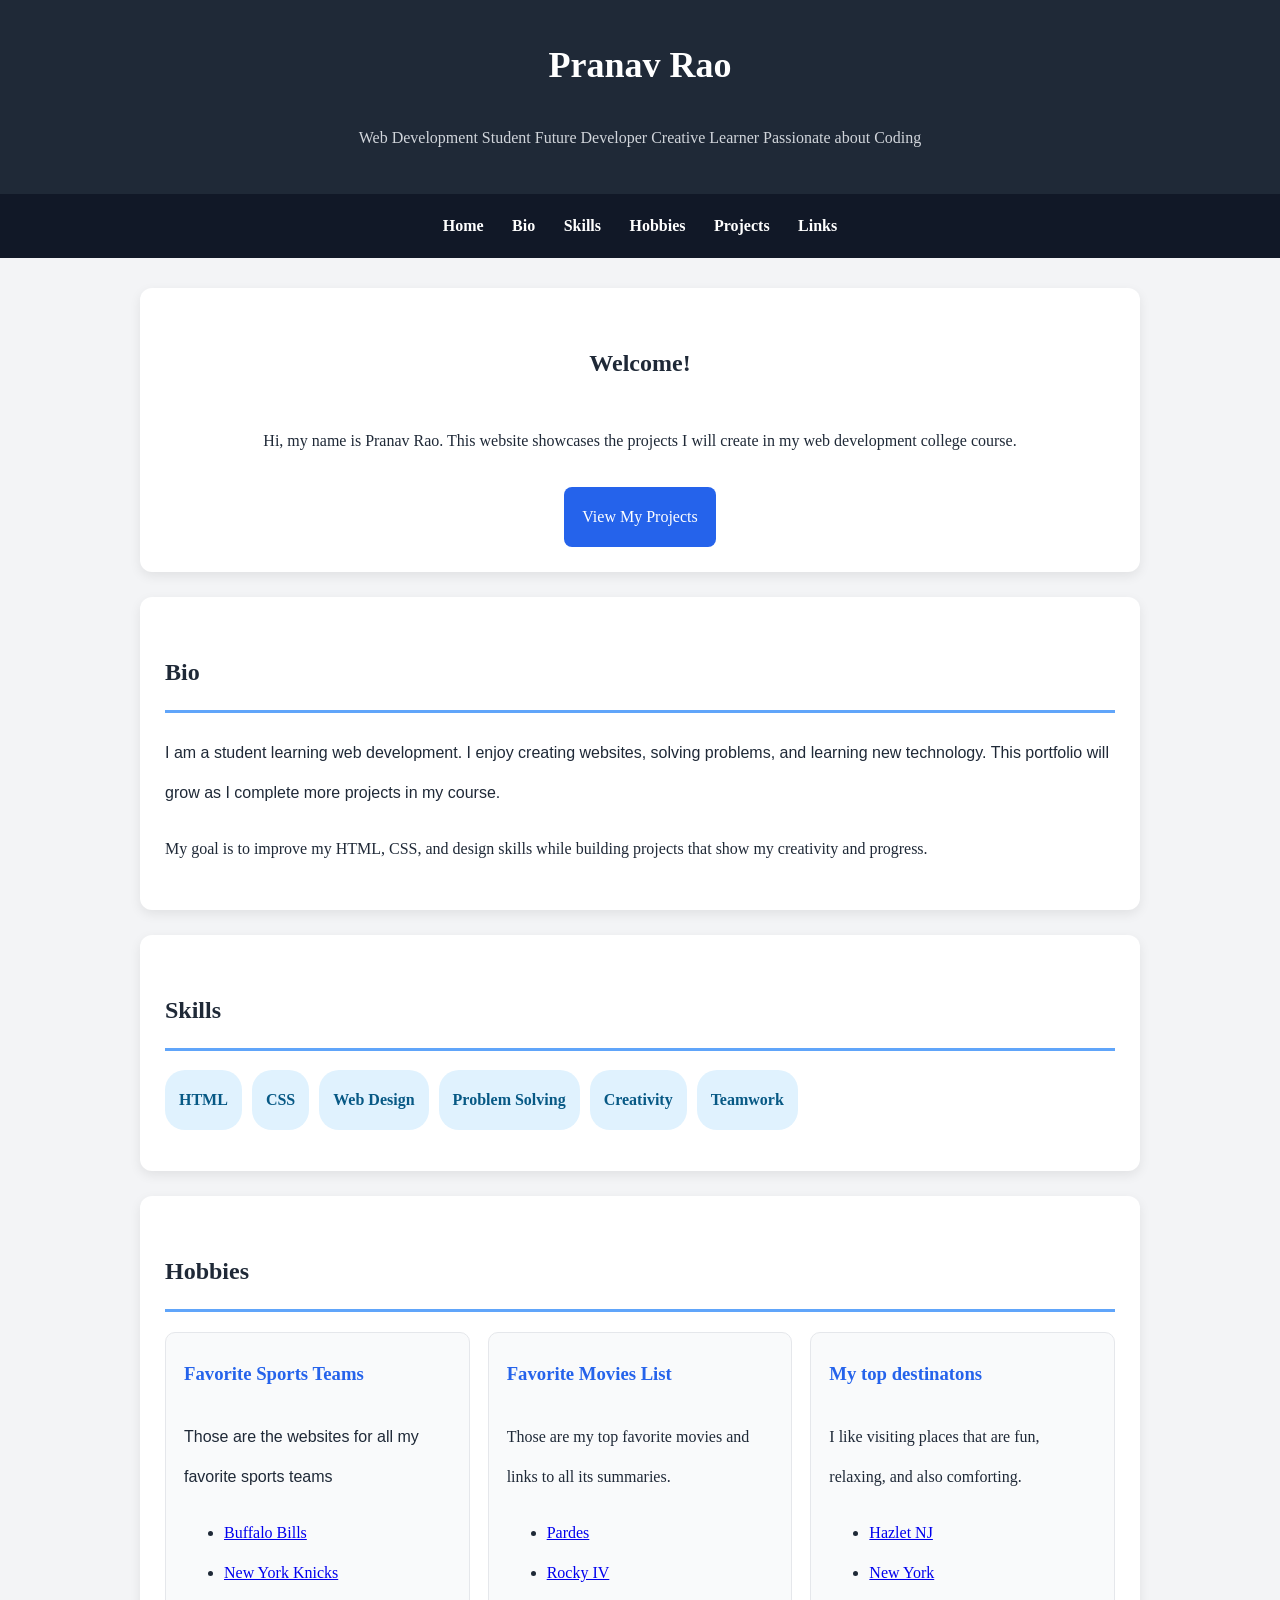
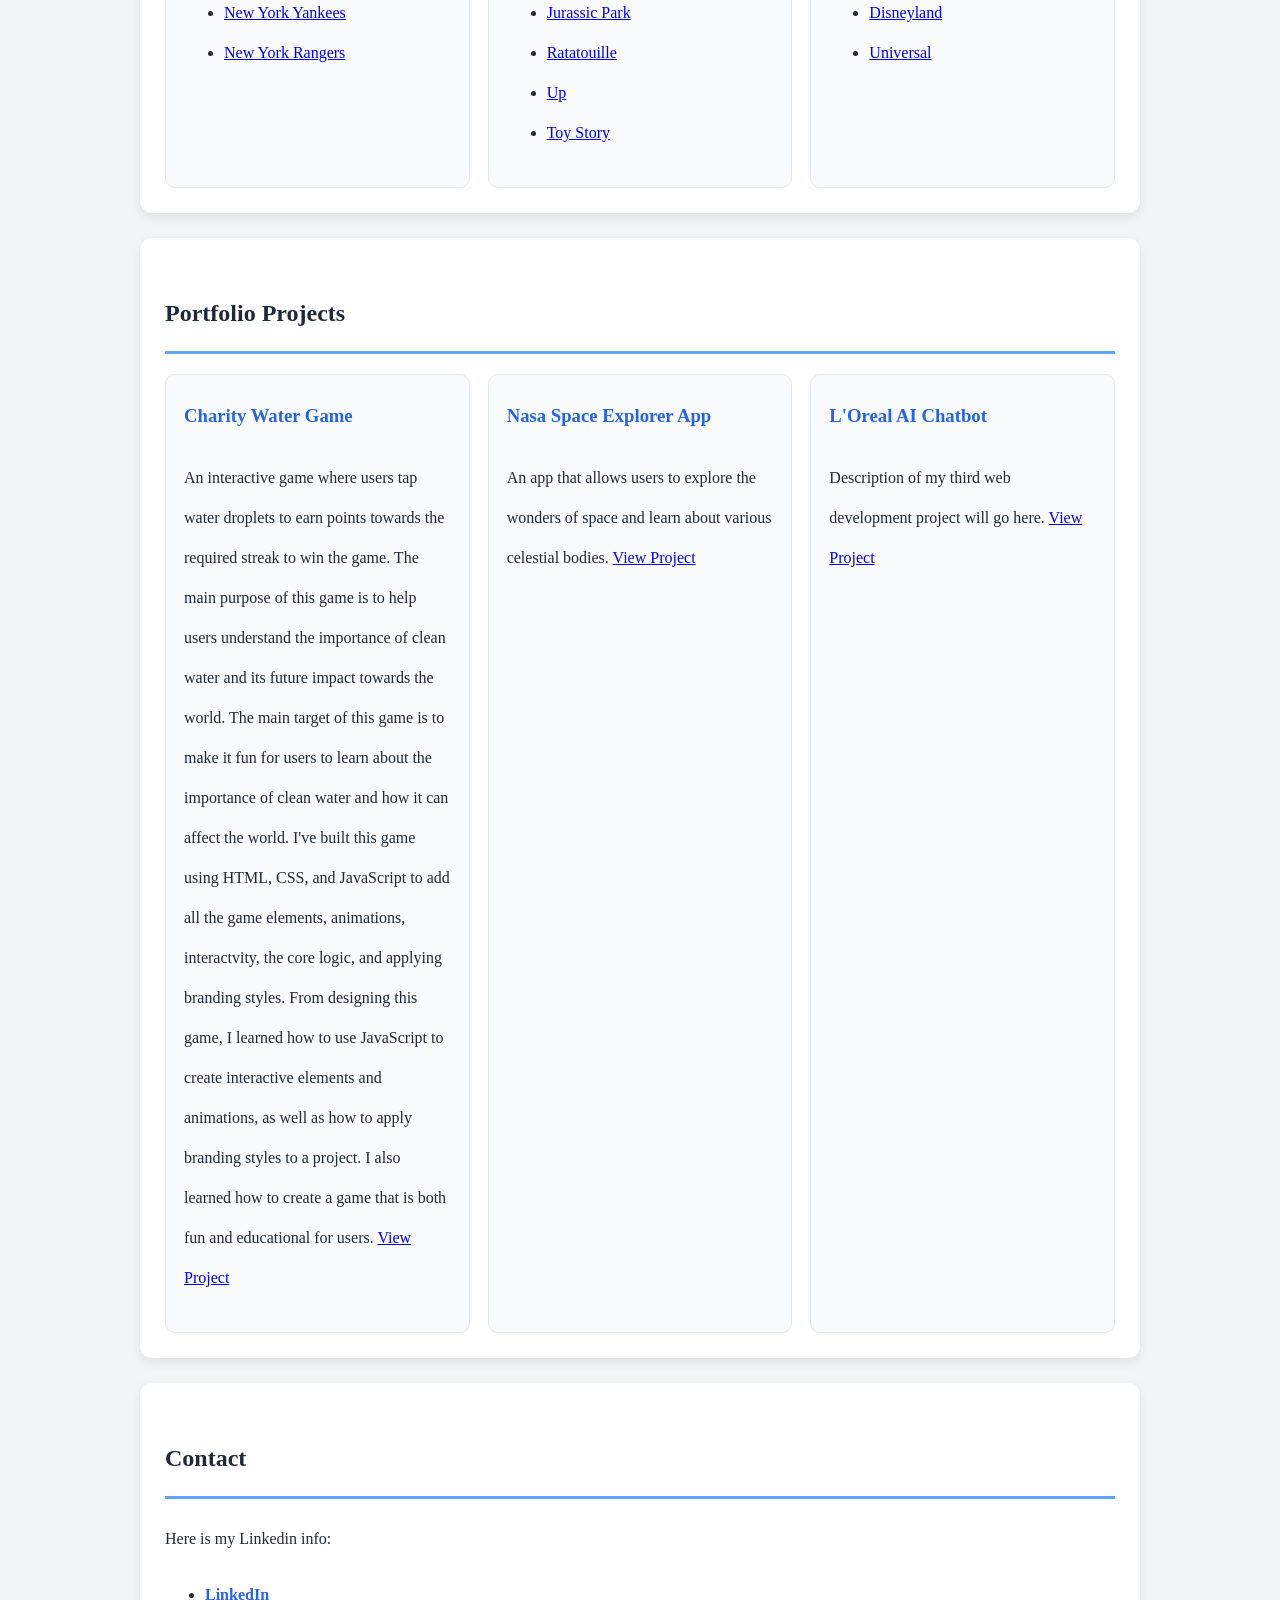
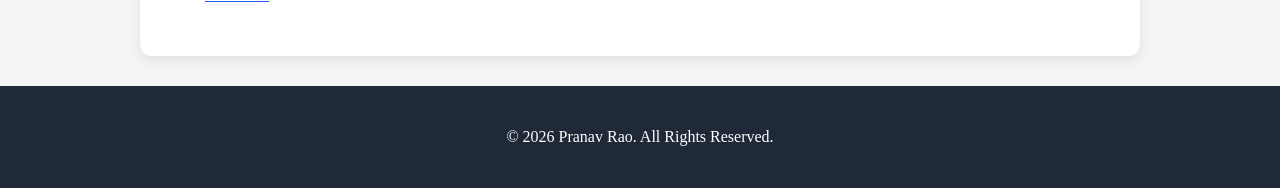
<file: index.html>
<!DOCTYPE html>
<html lang="en">
<head>
  <meta charset="UTF-8">
  <meta name="viewport" content="width=device-width, initial-scale=1.0">
  <title>Pranav Rao</title>
  <style>
    /* Basic page setup */
    body {
      margin: 0;
      font-family: Arial, sans-serif;
      background-color: #f3f4f6;
      color: #1f2937;
      line-height: 2.5;
    }

    /* Header and navigation */
    header {
      background-color: #1f2937;
      color: white;
      padding: 20px;
      text-align: center;
    }

    header h1 {
      margin: 0;
      font-size: 36px;
    }

    header p {
      margin-top: 8px;
      color: #d1d5db;
    }

    nav {
      background-color: #111827;
      padding: 12px;
      text-align: center;
    }

    nav a {
      color: white;
      text-decoration: none;
      margin: 0 12px;
      font-weight: bold;
    }

    nav a:hover {
      color: #60a5fa;
    }

    /* Main container */
    main {
      width: 90%;
      max-width: 1000px;
      margin: 30px auto;
    }

    /* Sections */
    section {
      background-color: white;
      padding: 25px;
      margin-bottom: 25px;
      border-radius: 12px;
      box-shadow: 0 4px 12px rgba(0, 0, 0, 0.08);
    }

    section h2 {
      color: #1f2937;
      border-bottom: 3px solid #60a5fa;
      padding-bottom: 8px;
    }

    /* Home section */
    .home-box {
      text-align: center;
    }

    .home-box h2 {
      border-bottom: none;
    }

    .button {
      display: inline-block;
      background-color: #2563eb;
      color: white;
      padding: 10px 18px;
      border-radius: 8px;
      text-decoration: none;
      margin-top: 10px;
    }

    .button:hover {
      background-color: #1d4ed8;
    }

    /* Skills layout */
    .skills-list {
      display: flex;
      flex-wrap: wrap;
      gap: 10px;
      padding: 0;
      list-style-type: none;
    }

    .skills-list li {
      background-color: #e0f2fe;
      color: #075985;
      padding: 10px 14px;
      border-radius: 20px;
      font-weight: bold;
    }

    /* Card layout */
    .card-container {
      display: grid;
      grid-template-columns: repeat(auto-fit, minmax(220px, 1fr));
      gap: 18px;
    }

    .card {
      background-color: #f9fafb;
      border: 1px solid #e5e7eb;
      border-radius: 10px;
      padding: 18px;
    }

    .card h3 {
      margin-top: 0;
      color: #2563eb;
    }

    /* Links */
    .links-list a {
      color: #2563eb;
      font-weight: bold;
    }

    /* Footer */
    footer {
      background-color: #1f2937;
      color: white;
      text-align: center;
      padding: 15px;
      margin-top: 30px;
    }

    /* Responsive navigation for smaller screens */
    @media (max-width: 600px) {
      nav a {
        display: block;
        margin: 8px 0;
      }

      header h1 {
        font-size: 28px;
      }
    }
  </style>
</head>
<body>

  <header>
    <h1 style="font-family: 'Times New Roman', Times, serif;">Pranav Rao</h1>
    <p style="font-family: 'Times New Roman', Times, serif;">Web Development Student 
      Future Developer 
      Creative Learner 
      Passionate about Coding
    </p>
  </header>

  <nav>
    <a href="#home" style="font-family: 'Times New Roman', Times, serif;">Home</a>
    <a href="#bio" style="font-family: 'Times New Roman', Times, serif;">Bio</a>
    <a href="#skills" style="font-family: 'Times New Roman', Times, serif;">Skills</a>
    <a href="#hobbies" style="font-family: 'Times New Roman', Times, serif;">Hobbies</a>
    <a href="#projects" style="font-family: 'Times New Roman', Times, serif;">Projects</a>
    <a href="#links" style="font-family: 'Times New Roman', Times, serif;">Links</a>
  </nav>

  <main>

    <section id="home" class="home-box">
      <h2 style="font-family: 'Times New Roman', Times, serif;">Welcome!</h2>
      <p style="font-family: 'Times New Roman', Times, serif;">
        Hi, my name is Pranav Rao. This website showcases the projects I will create
        in my web development college course.
      </p>
      <a href="#projects" class="button" style="font-family: 'Times New Roman', Times, serif;">View My Projects</a>
    </section>

    <section id="bio">
      <h2 style="font-family: 'Times New Roman', Times, serif;">Bio</h2>
      <p>
        I am a student learning web development. I enjoy creating websites, solving
        problems, and learning new technology. This portfolio will grow as I complete
        more projects in my course.
      </p>
      <p style="font-family: 'Times New Roman', Times, serif;">
        My goal is to improve my HTML, CSS, and design skills while building projects
        that show my creativity and progress.
      </p>
    </section>

    <section id="skills">
      <h2 style="font-family: 'Times New Roman', Times, serif;">Skills</h2>
      <ul class="skills-list">
        <li style="font-family: 'Times New Roman', Times, serif;">HTML</li>
        <li style="font-family: 'Times New Roman', Times, serif;">CSS</li>
        <li style="font-family: 'Times New Roman', Times, serif;">Web Design</li>
        <li style="font-family: 'Times New Roman', Times, serif;">Problem Solving</li>
        <li style="font-family: 'Times New Roman', Times, serif;">Creativity</li>
        <li style="font-family: 'Times New Roman', Times, serif;">Teamwork</li>
      </ul>
    </section>

    <section id="hobbies">
      <h2 style="font-family: 'Times New Roman', Times, serif;">Hobbies</h2>
      <div class="card-container">
        <div class="card">
          <h3 style="font-family: 'Times New Roman', Times, serif;">Favorite Sports Teams</h3>
          <p>Those are the websites for all my favorite sports teams</p>
          <ul>
            <li style="font-family: 'Times New Roman', Times, serif;"><a href = "https://www.buffalobills.com/" target="_blank">Buffalo Bills</a></li>
            <li style="font-family: 'Times New Roman', Times, serif;"><a href = "https://www.nba.com/knicks/" target="_blank">New York Knicks</a></li>
            <li style="font-family: 'Times New Roman', Times, serif;"><a href = "https://www.mlb.com/yankees" target="_blank">New York Yankees</a></li>
            <li style="font-family: 'Times New Roman', Times, serif;"><a href = "https://www.nhl.com/rangers/" target="_blank">New York Rangers</a></li>
          </ul>
        </div>

        <div class="card">
          <h3 style="font-family: 'Times New Roman', Times, serif;">Favorite Movies List</h3>
          <p style="font-family: 'Times New Roman', Times, serif;">
            Those are my top favorite movies and links to all its summaries.
          </p>
          <ul>
            <li style="font-family: 'Times New Roman', Times, serif;" ><a href = "https://www.imdb.com/title/tt0119861/" target="_blank"> Pardes</a></li>
            <li style="font-family: 'Times New Roman', Times, serif;" ><a href = "https://rocky.fandom.com/wiki/Rocky_IV" target ="_blank">Rocky IV</a></li>
            <li style="font-family: 'Times New Roman', Times, serif;"><a href = "https://jurassicpark.fandom.com/wiki/Jurassic_Park_(film)" target ="_blank">Jurassic Park</a></li>
            <li style="font-family: 'Times New Roman', Times, serif;"><a href = "https://www.pixar.com/ratatouille" target ="_blank">Ratatouille</a></li>
            <li style="font-family: 'Times New Roman', Times, serif;"><a href = "https://www.pixar.com/upfilm" target ="_blank">Up</a></li>
            <li style="font-family: 'Times New Roman', Times, serif;"><a href = "https://www.pixar.com/toy-story" target ="_blank">Toy Story</a></li>
          </ul>
        </div>

        <div class="card">
          <h3 style="font-family: 'Times New Roman', Times, serif;">My top destinatons </h3>
          <p style="font-family: 'Times New Roman', Times, serif;">
            I like visiting places that are fun, relaxing, and also comforting.
          </p>
          <ul>
            <li style="font-family: 'Times New Roman', Times, serif;"><a href = "https://www.hazlettwp.org/" target ="_blank">Hazlet NJ</a></li>
            <li style="font-family: 'Times New Roman', Times, serif;"><a href = "https://www.nyctourism.com/" target ="_blank">New York</a></li>
            <li style="font-family: 'Times New Roman', Times, serif;"><a href = "https://disneyland.disney.go.com/" target ="_blank">Disneyland</a></li>
            <li style="font-family: 'Times New Roman', Times, serif;"><a href = "https://www.universalorlando.com/web/en/us" target ="_blank">Universal</a></li>
          </ul>
        </div>
      </div>
    </section>

    <section id="projects">
      <h2 style="font-family: 'Times New Roman', Times, serif;">Portfolio Projects</h2>
      <div class="card-container">
        <div class="card">
          <h3 style="font-family: 'Times New Roman', Times, serif;">Charity Water Game</h3>
          <p style="font-family: 'Times New Roman', Times, serif;">
            An interactive game where users tap water droplets to earn points towards the required streak to win the game. The main purpose of this game is to help users understand the importance of clean water and its future impact towards the world. The main target of this game is to make it fun for users to learn about the importance of clean water and how it can affect the world. I've built this game using HTML, CSS, and JavaScript to add all the game elements, animations, interactvity, the core logic, and applying branding styles. From designing this game, I learned how to use JavaScript to create interactive elements and animations, as well as how to apply branding styles to a project. I also learned how to create a game that is both fun and educational for users.
            <a href="https://pranav-code-design.github.io/06-completed-water-game/" target="_blank">View Project</a>
          </p>
        </div>

        <div class="card">
          <h3 style="font-family: 'Times New Roman', Times, serif;">Nasa Space Explorer App</h3>
          <p style="font-family: 'Times New Roman', Times, serif;">
            An app that allows users to explore the wonders of space and learn about various celestial bodies.
            <a href="https://pranav-code-design.github.io/07-nasa-space-explorer/" target="_blank">View Project</a>
          </p>
        </div>

        <div class="card">
          <h3 style="font-family: 'Times New Roman', Times, serif;">L'Oreal AI Chatbot</h3>
          <p style="font-family: 'Times New Roman', Times, serif;">
            Description of my third web development project will go here.
            <a href="https://pranav2code.github.io/08-prj-loreal-chatbot/" target="_blank">View Project</a>
          </p>
        </div>
      </div>
    </section>

    <section id="Contact">
      <h2 style="font-family: 'Times New Roman', Times, serif;">Contact</h2>
      <p style="font-family: 'Times New Roman', Times, serif;">Here is my Linkedin info:</p>
      <ul class="links-list">
        <li style="font-family: 'Times New Roman', Times, serif;"><a href="www.linkedin.com/in/pranav-rao-67742025a" target="_blank">LinkedIn</a></li>
      </ul>
    </section>

  </main>

  <footer>
    <p style="font-family: 'Times New Roman', Times, serif;">&copy; 2026 Pranav Rao. All Rights Reserved.</p>
  </footer>

</body>
</html>
</file>
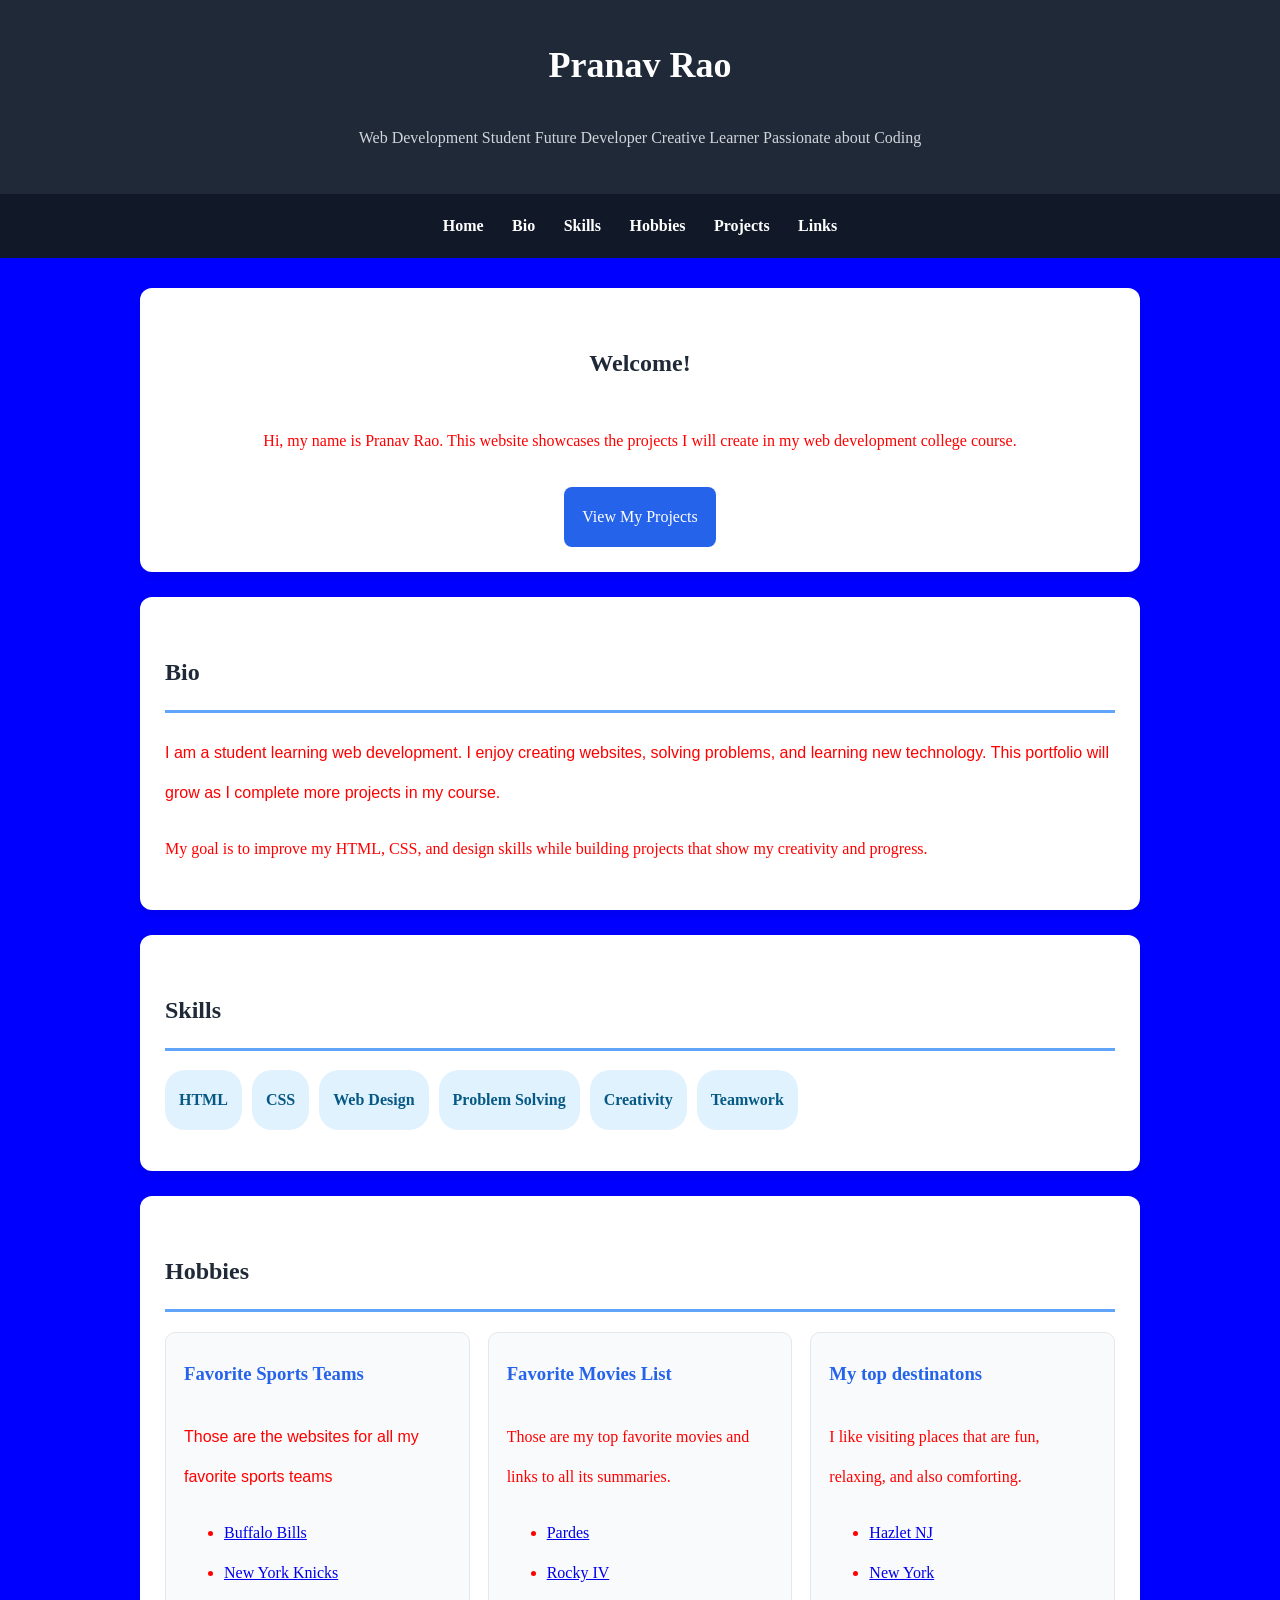
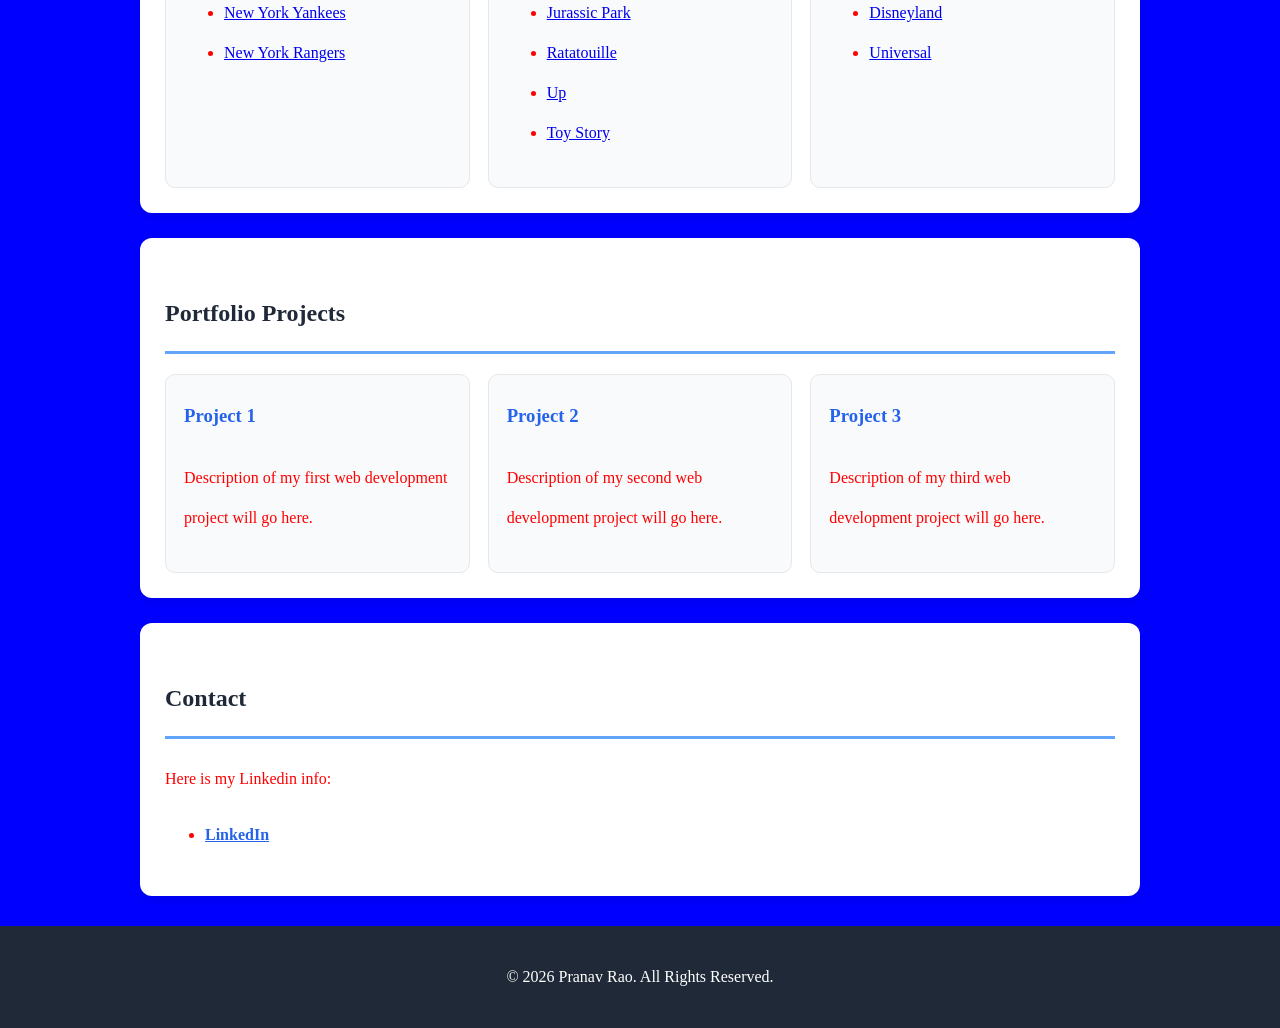
<file: Portfolio Website.html>
<!DOCTYPE html>
<html lang="en">
<head>
  <meta charset="UTF-8">
  <meta name="viewport" content="width=device-width, initial-scale=1.0">
  <title>Pranav Rao</title>
  <style>
    /* Basic page setup */
    body {
      margin: 0;
      font-family: Arial, sans-serif;
      background-color: blue;
      color: red;
      line-height: 2.5;
    }

    /* Header and navigation */
    header {
      background-color: #1f2937;
      color: white;
      padding: 20px;
      text-align: center;
    }

    header h1 {
      margin: 0;
      font-size: 36px;
    }

    header p {
      margin-top: 8px;
      color: #d1d5db;
    }

    nav {
      background-color: #111827;
      padding: 12px;
      text-align: center;
    }

    nav a {
      color: white;
      text-decoration: none;
      margin: 0 12px;
      font-weight: bold;
    }

    nav a:hover {
      color: #60a5fa;
    }

    /* Main container */
    main {
      width: 90%;
      max-width: 1000px;
      margin: 30px auto;
    }

    /* Sections */
    section {
      background-color: white;
      padding: 25px;
      margin-bottom: 25px;
      border-radius: 12px;
      box-shadow: 0 4px 12px rgba(0, 0, 0, 0.08);
    }

    section h2 {
      color: #1f2937;
      border-bottom: 3px solid #60a5fa;
      padding-bottom: 8px;
    }

    /* Home section */
    .home-box {
      text-align: center;
    }

    .home-box h2 {
      border-bottom: none;
    }

    .button {
      display: inline-block;
      background-color: #2563eb;
      color: white;
      padding: 10px 18px;
      border-radius: 8px;
      text-decoration: none;
      margin-top: 10px;
    }

    .button:hover {
      background-color: #1d4ed8;
    }

    /* Skills layout */
    .skills-list {
      display: flex;
      flex-wrap: wrap;
      gap: 10px;
      padding: 0;
      list-style-type: none;
    }

    .skills-list li {
      background-color: #e0f2fe;
      color: #075985;
      padding: 10px 14px;
      border-radius: 20px;
      font-weight: bold;
    }

    /* Card layout */
    .card-container {
      display: grid;
      grid-template-columns: repeat(auto-fit, minmax(220px, 1fr));
      gap: 18px;
    }

    .card {
      background-color: #f9fafb;
      border: 1px solid #e5e7eb;
      border-radius: 10px;
      padding: 18px;
    }

    .card h3 {
      margin-top: 0;
      color: #2563eb;
    }

    /* Links */
    .links-list a {
      color: #2563eb;
      font-weight: bold;
    }

    /* Footer */
    footer {
      background-color: #1f2937;
      color: white;
      text-align: center;
      padding: 15px;
      margin-top: 30px;
    }

    /* Responsive navigation for smaller screens */
    @media (max-width: 600px) {
      nav a {
        display: block;
        margin: 8px 0;
      }

      header h1 {
        font-size: 28px;
      }
    }
  </style>
</head>
<body>

  <header>
    <h1 style="font-family: 'Times New Roman', Times, serif;">Pranav Rao</h1>
    <p style="font-family: 'Times New Roman', Times, serif;">Web Development Student 
      Future Developer 
      Creative Learner 
      Passionate about Coding
    </p>
  </header>

  <nav>
    <a href="#home" style="font-family: 'Times New Roman', Times, serif;">Home</a>
    <a href="#bio" style="font-family: 'Times New Roman', Times, serif;">Bio</a>
    <a href="#skills" style="font-family: 'Times New Roman', Times, serif;">Skills</a>
    <a href="#hobbies" style="font-family: 'Times New Roman', Times, serif;">Hobbies</a>
    <a href="#projects" style="font-family: 'Times New Roman', Times, serif;">Projects</a>
    <a href="#links" style="font-family: 'Times New Roman', Times, serif;">Links</a>
  </nav>

  <main>

    <section id="home" class="home-box">
      <h2 style="font-family: 'Times New Roman', Times, serif;">Welcome!</h2>
      <p style="font-family: 'Times New Roman', Times, serif;">
        Hi, my name is Pranav Rao. This website showcases the projects I will create
        in my web development college course.
      </p>
      <a href="#projects" class="button" style="font-family: 'Times New Roman', Times, serif;">View My Projects</a>
    </section>

    <section id="bio">
      <h2 style="font-family: 'Times New Roman', Times, serif;">Bio</h2>
      <p>
        I am a student learning web development. I enjoy creating websites, solving
        problems, and learning new technology. This portfolio will grow as I complete
        more projects in my course.
      </p>
      <p style="font-family: 'Times New Roman', Times, serif;">
        My goal is to improve my HTML, CSS, and design skills while building projects
        that show my creativity and progress.
      </p>
    </section>

    <section id="skills">
      <h2 style="font-family: 'Times New Roman', Times, serif;">Skills</h2>
      <ul class="skills-list">
        <li style="font-family: 'Times New Roman', Times, serif;">HTML</li>
        <li style="font-family: 'Times New Roman', Times, serif;">CSS</li>
        <li style="font-family: 'Times New Roman', Times, serif;">Web Design</li>
        <li style="font-family: 'Times New Roman', Times, serif;">Problem Solving</li>
        <li style="font-family: 'Times New Roman', Times, serif;">Creativity</li>
        <li style="font-family: 'Times New Roman', Times, serif;">Teamwork</li>
      </ul>
    </section>

    <section id="hobbies">
      <h2 style="font-family: 'Times New Roman', Times, serif;">Hobbies</h2>
      <div class="card-container">
        <div class="card">
          <h3 style="font-family: 'Times New Roman', Times, serif;">Favorite Sports Teams</h3>
          <p>Those are the websites for all my favorite sports teams</p>
          <ul>
            <li style="font-family: 'Times New Roman', Times, serif;"><a href = "https://www.buffalobills.com/" target="_blank">Buffalo Bills</a></li>
            <li style="font-family: 'Times New Roman', Times, serif;"><a href = "https://www.nba.com/knicks/" target="_blank">New York Knicks</a></li>
            <li style="font-family: 'Times New Roman', Times, serif;"><a href = "https://www.mlb.com/yankees" target="_blank">New York Yankees</a></li>
            <li style="font-family: 'Times New Roman', Times, serif;"><a href = "https://www.nhl.com/rangers/" target="_blank">New York Rangers</a></li>
          </ul>
        </div>

        <div class="card">
          <h3 style="font-family: 'Times New Roman', Times, serif;">Favorite Movies List</h3>
          <p style="font-family: 'Times New Roman', Times, serif;">
            Those are my top favorite movies and links to all its summaries.
          </p>
          <ul>
            <li style="font-family: 'Times New Roman', Times, serif;" ><a href = "https://www.imdb.com/title/tt0119861/" target="_blank"> Pardes</a></li>
            <li style="font-family: 'Times New Roman', Times, serif;" ><a href = "https://rocky.fandom.com/wiki/Rocky_IV" target ="_blank">Rocky IV</a></li>
            <li style="font-family: 'Times New Roman', Times, serif;"><a href = "https://jurassicpark.fandom.com/wiki/Jurassic_Park_(film)" target ="_blank">Jurassic Park</a></li>
            <li style="font-family: 'Times New Roman', Times, serif;"><a href = "https://www.pixar.com/ratatouille" target ="_blank">Ratatouille</a></li>
            <li style="font-family: 'Times New Roman', Times, serif;"><a href = "https://www.pixar.com/upfilm" target ="_blank">Up</a></li>
            <li style="font-family: 'Times New Roman', Times, serif;"><a href = "https://www.pixar.com/toy-story" target ="_blank">Toy Story</a></li>
          </ul>
        </div>

        <div class="card">
          <h3 style="font-family: 'Times New Roman', Times, serif;">My top destinatons </h3>
          <p style="font-family: 'Times New Roman', Times, serif;">
            I like visiting places that are fun, relaxing, and also comforting.
          </p>
          <ul>
            <li style="font-family: 'Times New Roman', Times, serif;"><a href = "https://www.hazlettwp.org/" target ="_blank">Hazlet NJ</a></li>
            <li style="font-family: 'Times New Roman', Times, serif;"><a href = "https://www.nyctourism.com/" target ="_blank">New York</a></li>
            <li style="font-family: 'Times New Roman', Times, serif;"><a href = "https://disneyland.disney.go.com/" target ="_blank">Disneyland</a></li>
            <li style="font-family: 'Times New Roman', Times, serif;"><a href = "https://www.universalorlando.com/web/en/us" target ="_blank">Universal</a></li>
          </ul>
        </div>
      </div>
    </section>

    <section id="projects">
      <h2 style="font-family: 'Times New Roman', Times, serif;">Portfolio Projects</h2>
      <div class="card-container">
        <div class="card">
          <h3 style="font-family: 'Times New Roman', Times, serif;">Project 1</h3>
          <p style="font-family: 'Times New Roman', Times, serif;">
            Description of my first web development project will go here.
          </p>
        </div>

        <div class="card">
          <h3 style="font-family: 'Times New Roman', Times, serif;">Project 2</h3>
          <p style="font-family: 'Times New Roman', Times, serif;">
            Description of my second web development project will go here.
          </p>
        </div>

        <div class="card">
          <h3 style="font-family: 'Times New Roman', Times, serif;">Project 3</h3>
          <p style="font-family: 'Times New Roman', Times, serif;">
            Description of my third web development project will go here.
          </p>
        </div>
      </div>
    </section>

    <section id="Contact">
      <h2 style="font-family: 'Times New Roman', Times, serif;">Contact</h2>
      <p style="font-family: 'Times New Roman', Times, serif;">Here is my Linkedin info:</p>
      <ul class="links-list">
        <li style="font-family: 'Times New Roman', Times, serif;"><a href="www.linkedin.com/in/pranav-rao-67742025a" target="_blank">LinkedIn</a></li>
      </ul>
    </section>

  </main>

  <footer>
    <p style="font-family: 'Times New Roman', Times, serif;">&copy; 2026 Pranav Rao. All Rights Reserved.</p>
  </footer>

</body>
</html>
</file>
